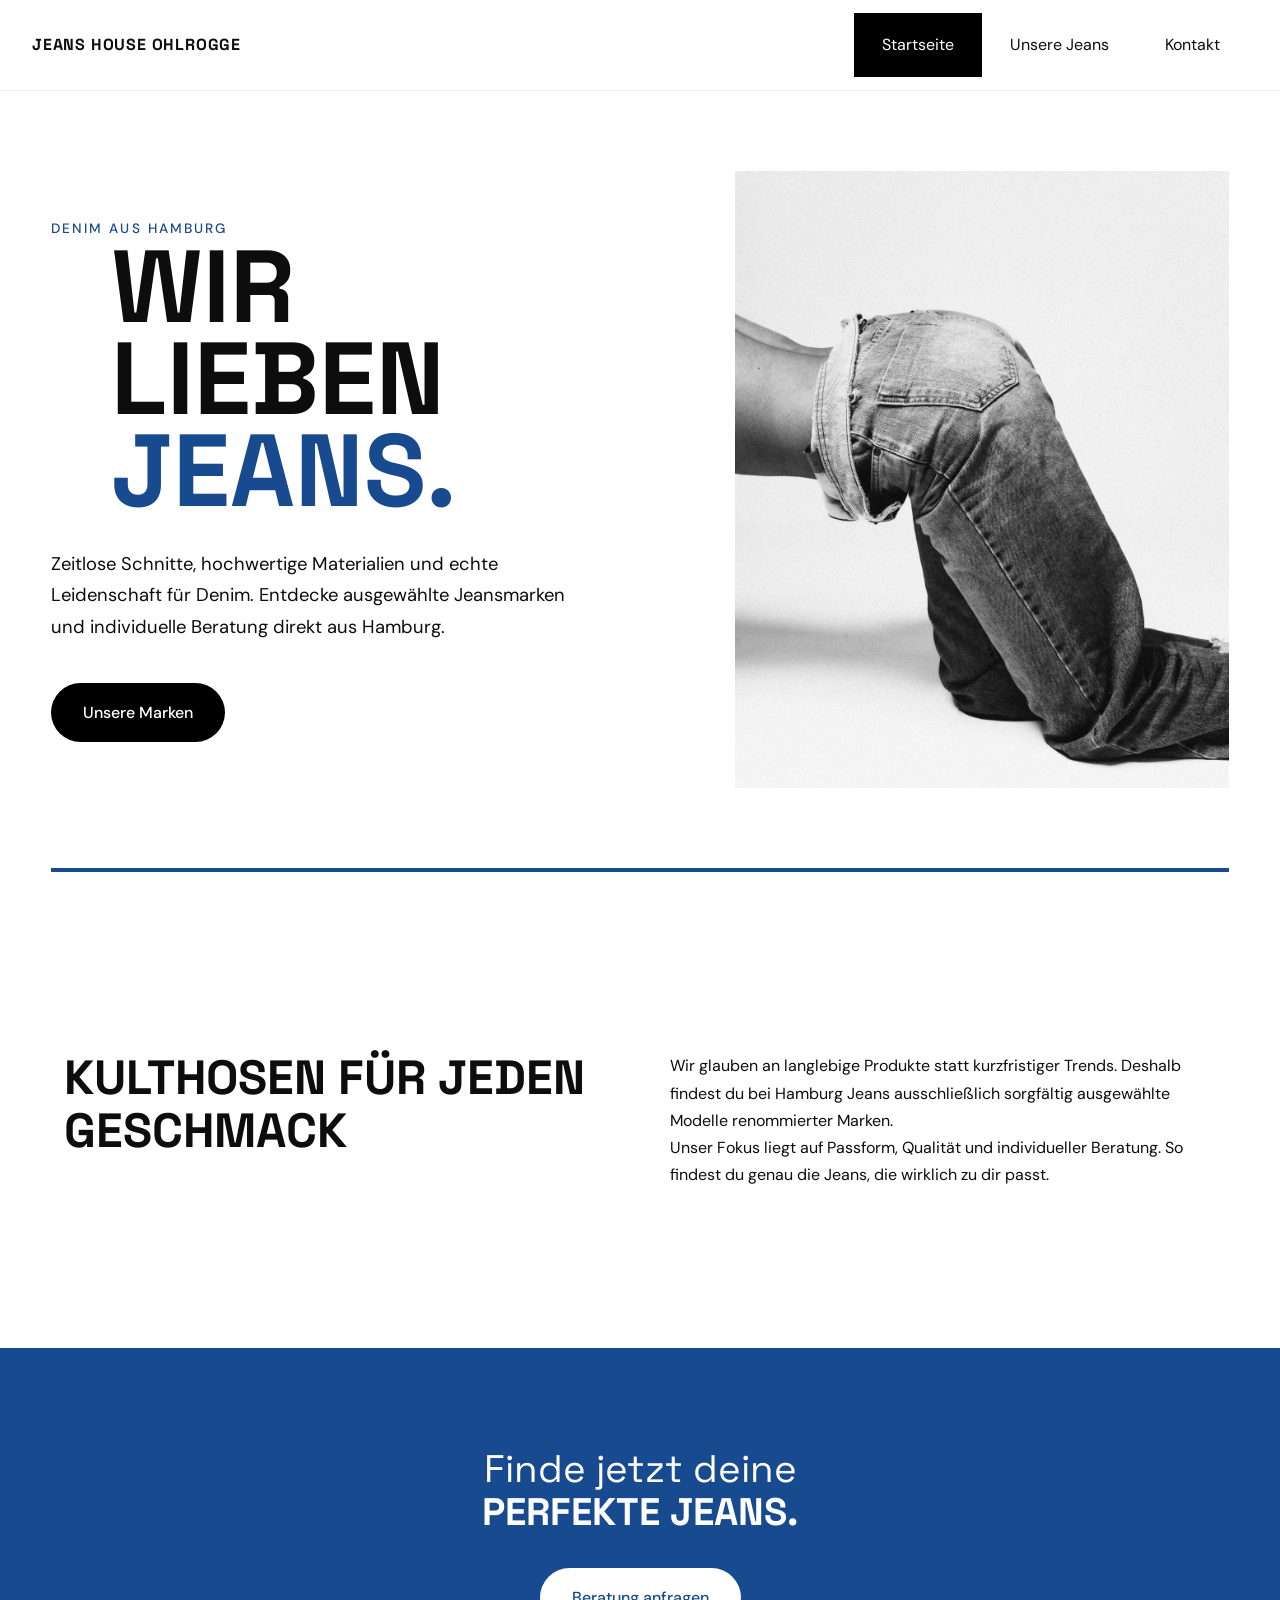
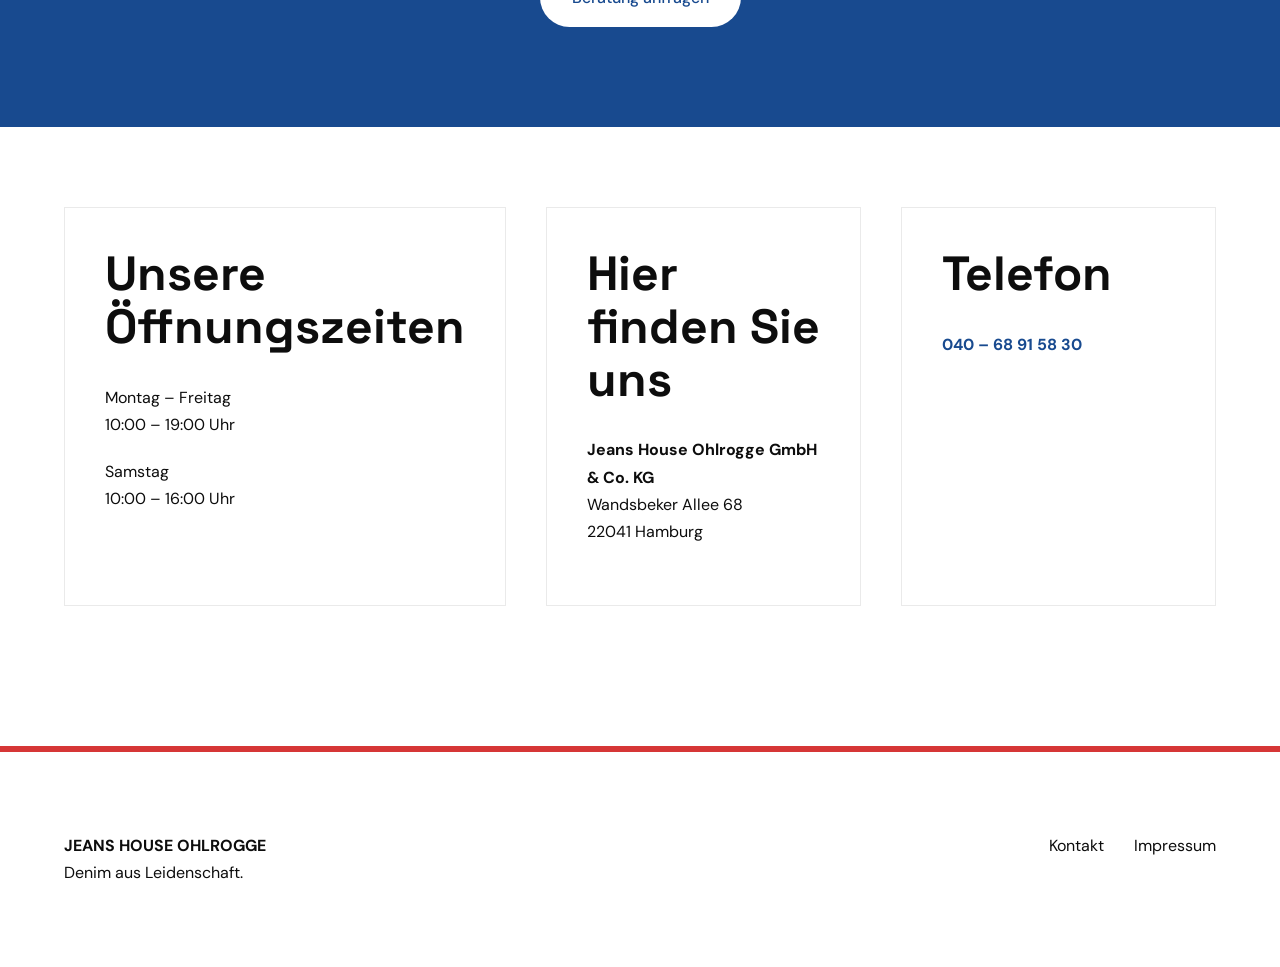
<file: index.html>
<!DOCTYPE html>
<html lang="de">

<head>
    <meta charset="UTF-8">
    <meta name="viewport" content="width=device-width, initial-scale=1.0">

    <title>JEANS HOUSE Ohlrogge</title>

    <link rel="preconnect" href="https://fonts.googleapis.com">
    <link rel="preconnect" href="https://fonts.gstatic.com" crossorigin>

    <link href="https://fonts.googleapis.com/css2?family=DM+Sans:wght@300;400;500&family=Space+Grotesk:wght@400;700&display=swap" rel="stylesheet">

    <link rel="stylesheet" href="style.css">
</head>

<body>

    <!-- Navigation -->

<header class="header">

    <nav class="navbar">

        <div class="logo">
            JEANS HOUSE OHLROGGE
        </div>

        <ul class="nav-links">

            <li>
                <a href="index.html" class="active">
                    Startseite
                </a>
            </li>

            <li>
                <a href="jeans.html">
                    Unsere Jeans
                </a>
            </li>

            <li>
                <a href="kontakt.html">
                    Kontakt
                </a>
            </li>

        </ul>

    </nav>

</header>

<!-- Hero -->

<section class="hero">

    <div class="hero-content">

        <p class="eyebrow">
            Denim aus Hamburg
        </p>

        <h1>
            WIR LIEBEN <span class="blue-dot">JEANS.</span>
        </h1>

        <p class="hero-text">
            Zeitlose Schnitte, hochwertige Materialien und echte Leidenschaft
            für Denim. Entdecke ausgewählte Jeansmarken und individuelle
            Beratung direkt aus Hamburg.
        </p>

        <a href="jeans.html" class="btn">
            Unsere Marken
        </a>

    </div>

    <div class="hero-image">
        <img src="images/hero-jeans.jpg" alt="Hamburg Jeans">
    </div>

</section>

    <!-- Intro -->

    <section class="intro container">

        <div class="intro-grid">

            <div>
                <h2>
                    KULTHOSEN FÜR JEDEN GESCHMACK

                </h2>
            </div>

            <div>
                <p>
                    Wir glauben an langlebige Produkte statt kurzfristiger Trends.
                    Deshalb findest du bei Hamburg Jeans ausschließlich sorgfältig
                    ausgewählte Modelle renommierter Marken.
                </p>

                <p>
                    Unser Fokus liegt auf Passform, Qualität und individueller
                    Beratung. So findest du genau die Jeans, die wirklich zu dir passt.
                </p>
            </div>

        </div>

    </section>

    <!-- CTA -->

    <section class="cta">

        <div class="container">

            <h4>
            Finde jetzt deine<br>
            <b>PERFEKTE JEANS.</b><br>
            
            </h4>

            <a href="kontakt.html" class="btn">
                Beratung anfragen
            </a>

        </div>

    </section>

   <!-- Kontaktinformationen -->

    <section class="contact-info">

        <div class="container">

            <div class="contact-grid">

                <div class="contact-card">

                    <h2>
                        Unsere Öffnungszeiten
                    </h2>

                    <p>
                        Montag – Freitag<br>
                        10:00 – 19:00 Uhr
                    </p>

                    <p>
                        Samstag<br>
                        10:00 – 16:00 Uhr
                    </p>

                </div>

                <div class="contact-card">

                    <h2>
                        Hier finden Sie uns
                    </h2>

                    <p>
                        <strong>Jeans House Ohlrogge GmbH & Co. KG</strong><br>
                        Wandsbeker Allee 68<br>
                        22041 Hamburg
                    </p>

                </div>

                <div class="contact-card">

                    <h2>
                        Telefon
                    </h2>

                    <p>
                        <a href="tel:+494068915830">
                            040 – 68 91 58 30
                        </a>
                    </p>

                </div>

            </div>

        </div>

    </section>

    <!-- Footer -->

<div class="footer-divider"></div>

<footer class="footer">

    <div class="container footer-wrapper">

        <div>

            <strong>JEANS HOUSE OHLROGGE</strong>

            <p>
                Denim aus Leidenschaft.
            </p>

        </div>

        <div class="footer-links">

            <a href="kontakt.html">Kontakt</a>
            <a href="impressum.html">Impressum</a>

        </div>

    </div>

</footer>

</body>

</html>
</file>
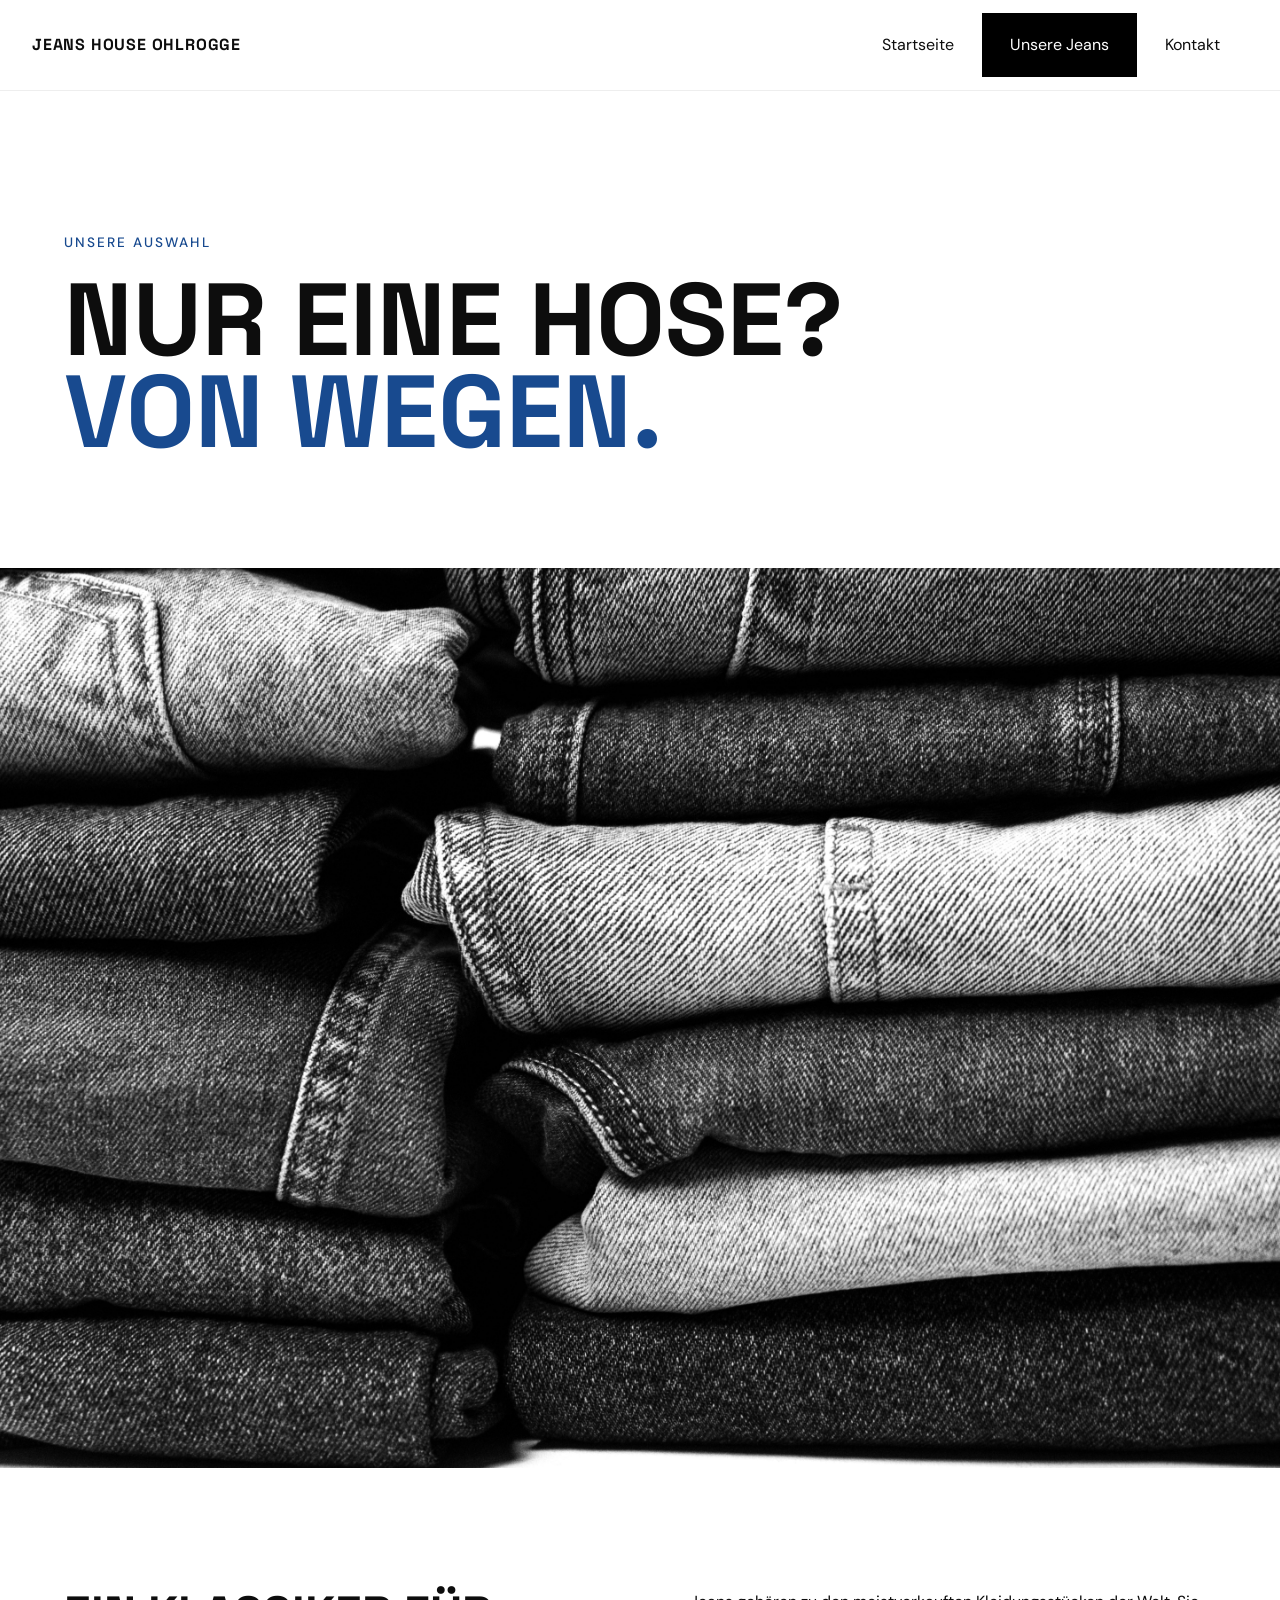
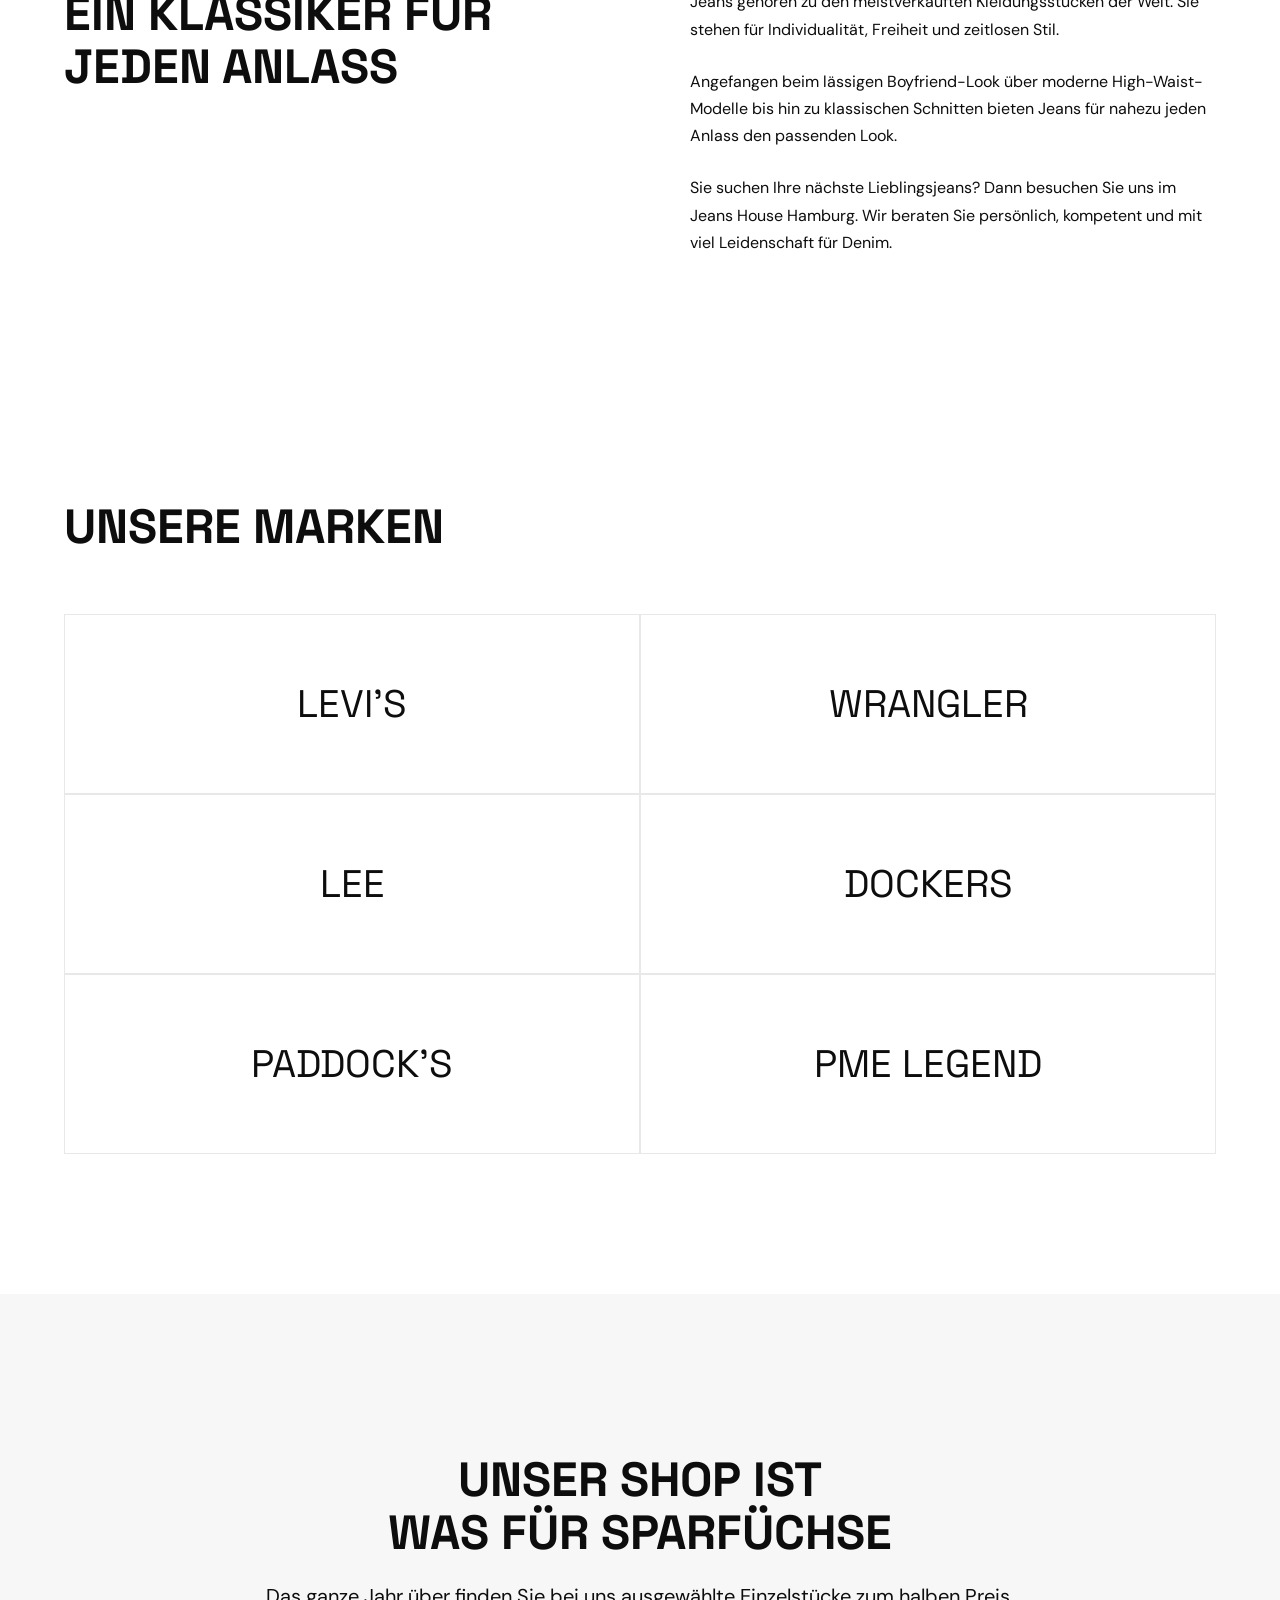
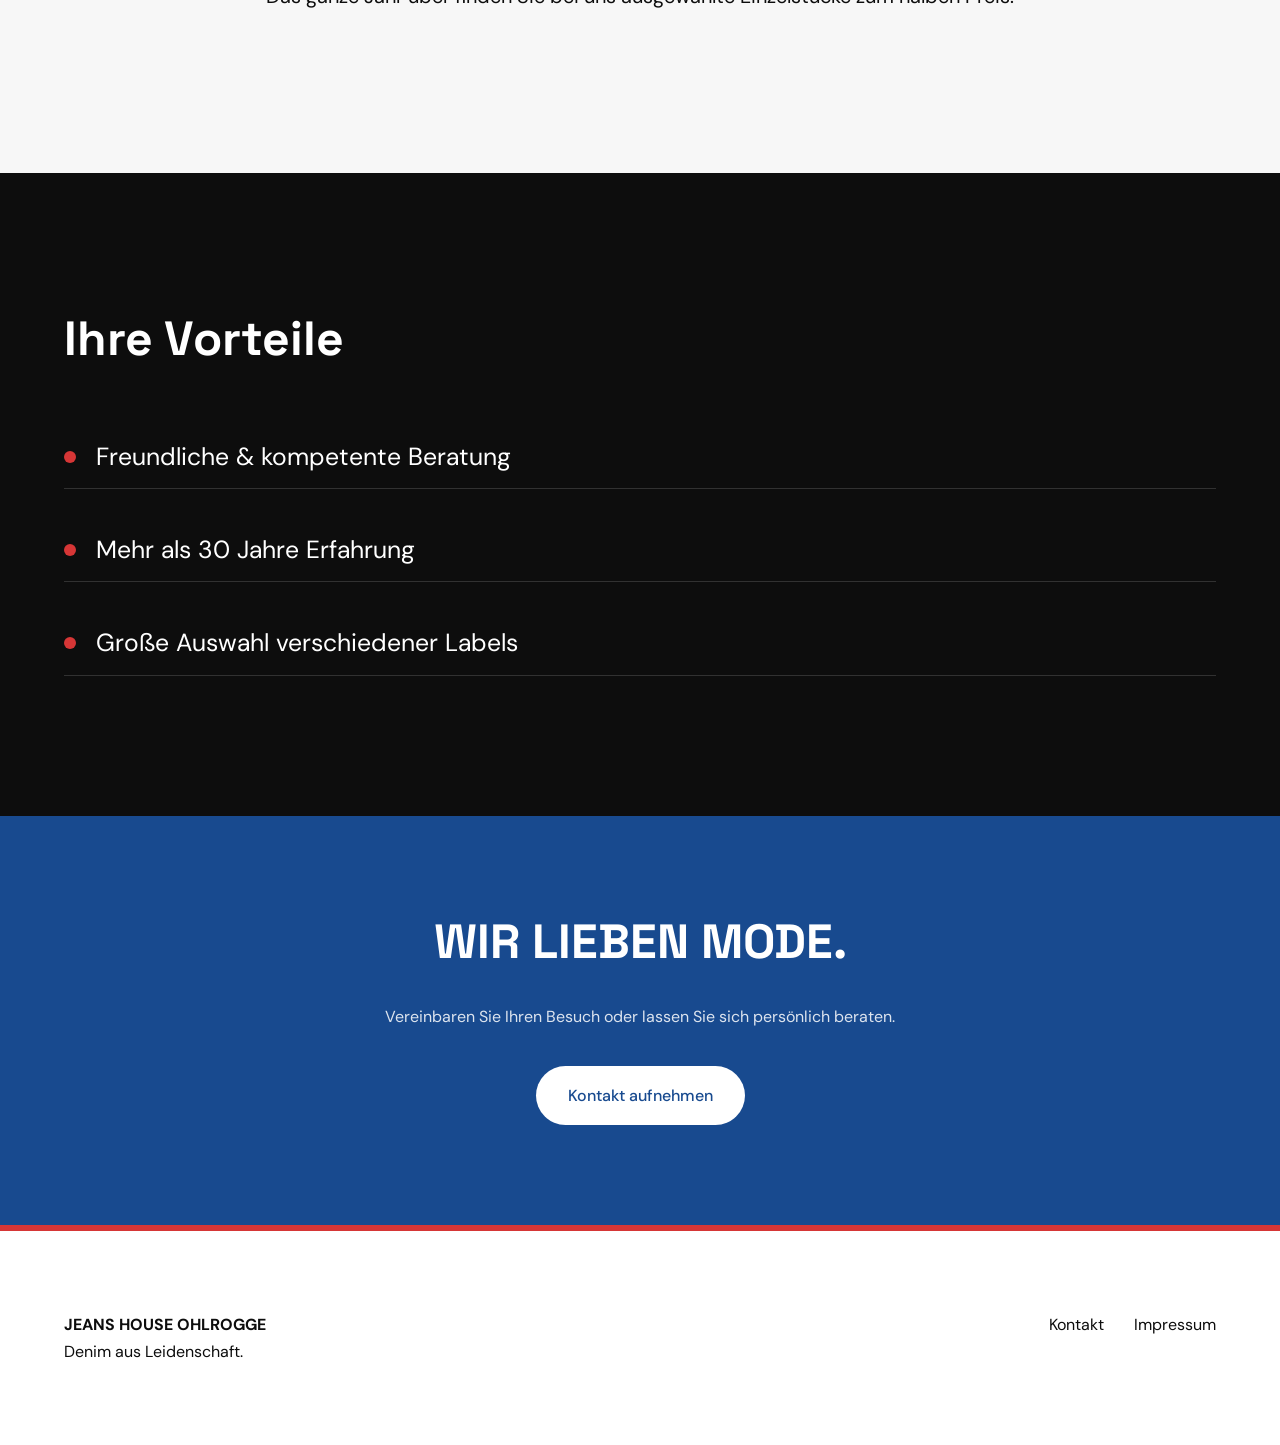
<file: jeans.html>
<!DOCTYPE html>
<html lang="de">

<head>

    <meta charset="UTF-8">
    <meta name="viewport" content="width=device-width, initial-scale=1.0">

    <title>Unsere Jeans | JEANS HOUSE Ohlrogge</title>

    <link rel="preconnect" href="https://fonts.googleapis.com">
    <link rel="preconnect" href="https://fonts.gstatic.com" crossorigin>

    <link href="https://fonts.googleapis.com/css2?family=DM+Sans:wght@300;400;500&family=Space+Grotesk:wght@400;700&display=swap" rel="stylesheet">

    <link rel="stylesheet" href="style.css">

</head>

<body>

    <!-- Navigation -->

    <header class="header">

        <nav class="navbar">

            <div class="logo">
                JEANS HOUSE OHLROGGE
            </div>

            <ul class="nav-links">

                <li>
                    <a href="index.html">
                        Startseite
                    </a>
                </li>

                <li>
                    <a href="jeans.html" class="active">
                        Unsere Jeans
                    </a>
                </li>

                <li>
                    <a href="kontakt.html">
                        Kontakt
                    </a>
                </li>

            </ul>

        </nav>

    </header>

    <!-- Hero -->

    <section class="jeans-hero">

        <div class="container">

            <p class="eyebrow">
                Unsere Auswahl
            </p>

            <h1>
                NUR EINE HOSE?<br>
                <span class="blue-dot">VON WEGEN.</span>
            </h1>

        </div>

    </section>

    <section class="feature-image-full">

    <img src="images/jeans-hero.jpg" alt="Jeans House Hamburg">

</section>

    <!-- Intro -->

    <section class="jeans-content">

        <div class="container">

            <div class="content-grid">

                <div>

                    <h2>
                        EIN KLASSIKER FÜR JEDEN ANLASS
                    </h2>

                </div>

                <div>

                    <p>
                        Jeans gehören zu den meistverkauften Kleidungsstücken der Welt.
                        Sie stehen für Individualität, Freiheit und zeitlosen Stil.
                    </p>

                    <p>
                        Angefangen beim lässigen Boyfriend-Look über moderne High-Waist-Modelle
                        bis hin zu klassischen Schnitten bieten Jeans für nahezu jeden Anlass
                        den passenden Look.
                    </p>

                    <p>
                        Sie suchen Ihre nächste Lieblingsjeans?
                        Dann besuchen Sie uns im Jeans House Hamburg.
                        Wir beraten Sie persönlich, kompetent und mit viel Leidenschaft
                        für Denim.
                    </p>

                </div>

            </div>

        </div>

    </section>


    <!-- Marken -->

    <section class="brands-section">

        <div class="container">

            <h2>UNSERE MARKEN</h2>

            <div class="brand-grid">

                <div class="brand-item">LEVI'S</div>

                <div class="brand-item">WRANGLER</div>

                <div class="brand-item">LEE</div>

                <div class="brand-item">DOCKERS</div>

                <div class="brand-item">PADDOCK'S</div>

                <div class="brand-item">PME LEGEND</div>

            </div>

        </div>

    </section>


    <!-- Sale -->

    <section class="sale-banner">

        <div class="container">

            <h2>
                UNSER SHOP IST<br>
                WAS FÜR SPARFÜCHSE
            </h2>

            <p>
                Das ganze Jahr über finden Sie bei uns ausgewählte Einzelstücke
                zum halben Preis.
            </p>

        </div>

    </section>

    <!-- Vorteile -->

    <section class="advantages">

        <div class="container">

            <h2>
                Ihre Vorteile
            </h2>

            <div class="advantage-list">

                <div>
                     <span class="adv-dot"></span>
                    Freundliche & kompetente Beratung
                </div>

                <div>
                    <span class="adv-dot"></span>
                     Mehr als 30 Jahre Erfahrung
                </div>

                <div>
                    <span class="adv-dot"></span>
                    Große Auswahl verschiedener Labels
                </div>

            </div>

        </div>

    </section>

    <!-- CTA -->

    <section class="cta">

        <div class="container">

            <h2>
                WIR LIEBEN MODE.
            </h2>

            <p>
                Vereinbaren Sie Ihren Besuch oder lassen Sie sich persönlich beraten.
            </p>

            <a href="kontakt.html" class="btn">
                Kontakt aufnehmen
            </a>

        </div>

    </section>

    <!-- Schwarzer Trennbalken -->

    <div class="footer-divider"></div>

    <!-- Footer -->

    <footer class="footer">

        <div class="container footer-wrapper">

            <div>

                <strong>JEANS HOUSE OHLROGGE</strong>

                <p>
                    Denim aus Leidenschaft.
                </p>

            </div>

            <div class="footer-links">

                <a href="kontakt.html">
                    Kontakt
                </a>

                <a href="impressum.html">
                    Impressum
                </a>

            </div>

        </div>

    </footer>

</body>

</html>
</file>
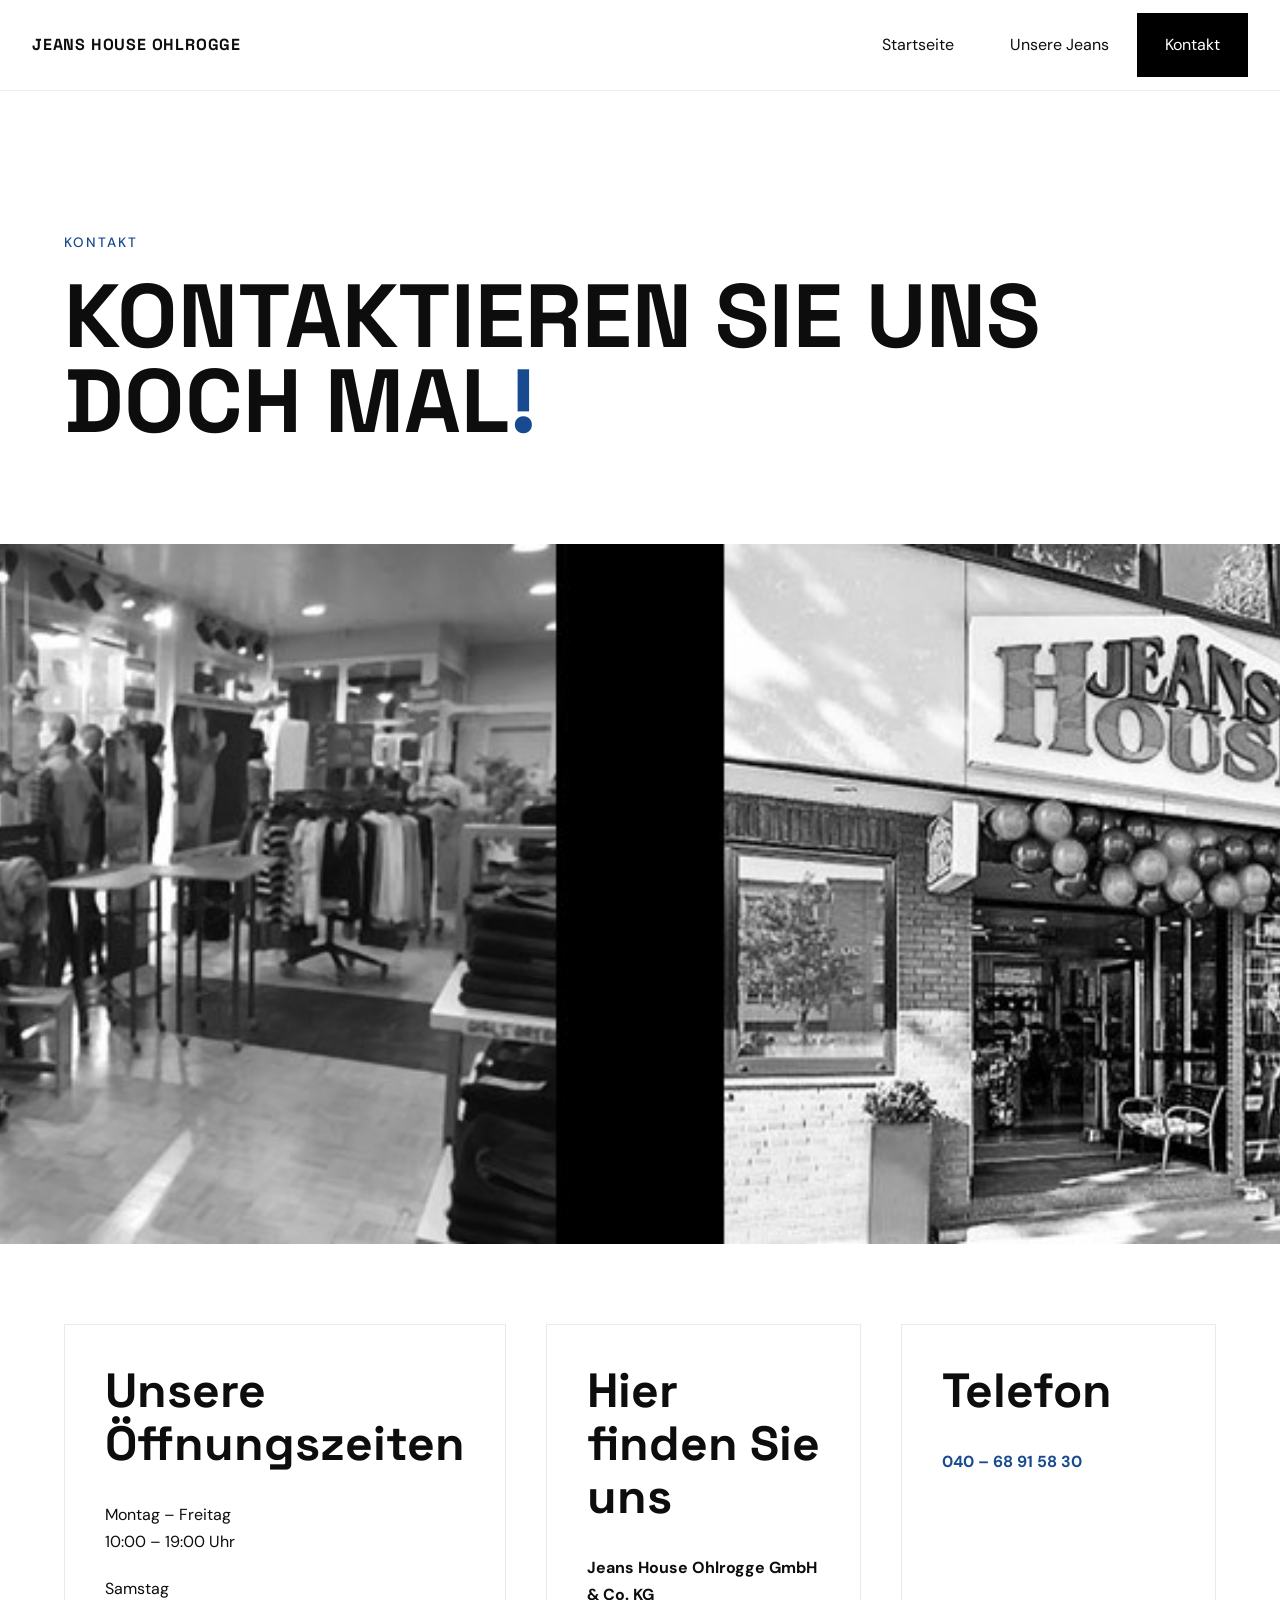
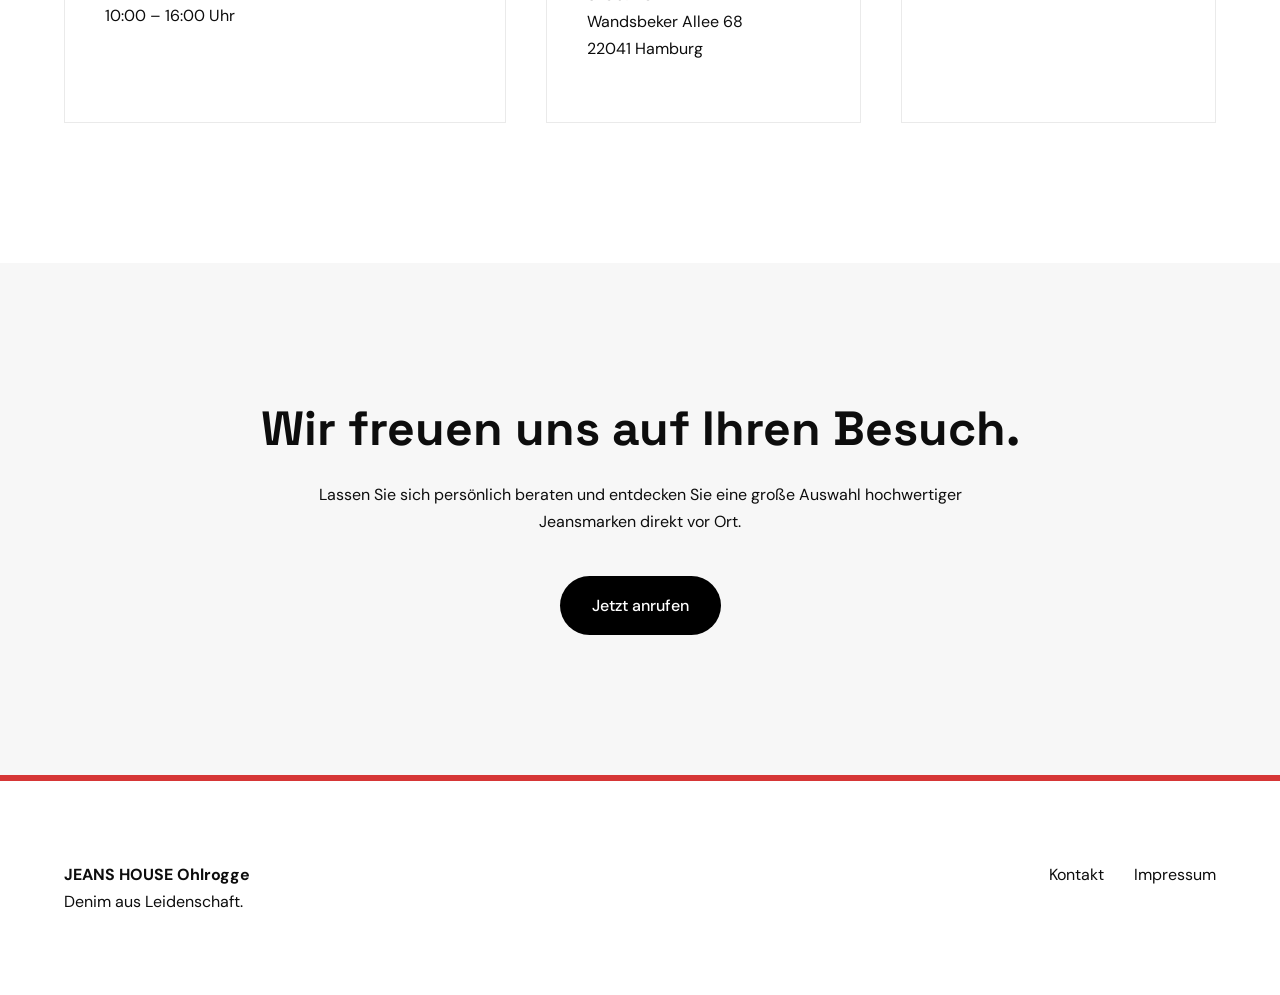
<file: kontakt.html>
<!DOCTYPE html>
<html lang="de">

<head>

    <meta charset="UTF-8">
    <meta name="viewport" content="width=device-width, initial-scale=1.0">

    <title>Kontakt | JEANS HOUSE Ohlrogge</title>

    <link rel="preconnect" href="https://fonts.googleapis.com">
    <link rel="preconnect" href="https://fonts.gstatic.com" crossorigin>

    <link href="https://fonts.googleapis.com/css2?family=DM+Sans:wght@300;400;500&family=Space+Grotesk:wght@400;700&display=swap" rel="stylesheet">

    <link rel="stylesheet" href="style.css">

</head>

<body>

    <!-- Navigation -->

    <header class="header">

        <nav class="navbar">

            <div class="logo">
                JEANS HOUSE OHLROGGE
            </div>

            <ul class="nav-links">

                <li>
                    <a href="index.html">
                        Startseite
                    </a>
                </li>

                <li>
                    <a href="jeans.html">
                        Unsere Jeans
                    </a>
                </li>

                <li>
                    <a href="kontakt.html" class="active">
                        Kontakt
                    </a>
                </li>

            </ul>

        </nav>

    </header>

    <!-- Hero -->

    <section class="contact-hero">

        <div class="container">

            <p class="eyebrow">
                Kontakt
            </p>

            <h1>
                KONTAKTIEREN SIE UNS DOCH MAL<span class="blue-dot">!</span>
            </h1>

        </div>

    </section>


<section class="contact-image">

    <img src="images/store-front2.jpg" alt="Hamburg Jeans Store">

</section>

    <!-- Kontaktinformationen -->

    <section class="contact-info">

        <div class="container">

            <div class="contact-grid">

                <div class="contact-card">

                    <h2>
                        Unsere Öffnungszeiten
                    </h2>

                    <p>
                        Montag – Freitag<br>
                        10:00 – 19:00 Uhr
                    </p>

                    <p>
                        Samstag<br>
                        10:00 – 16:00 Uhr
                    </p>

                </div>

                <div class="contact-card">

                    <h2>
                        Hier finden Sie uns
                    </h2>

                    <p>
                        <strong>Jeans House Ohlrogge GmbH & Co. KG</strong><br>
                        Wandsbeker Allee 68<br>
                        22041 Hamburg
                    </p>

                </div>

                <div class="contact-card">

                    <h2>
                        Telefon
                    </h2>

                    <p>
                        <a href="tel:+494068915830">
                            040 – 68 91 58 30
                        </a>
                    </p>

                </div>

            </div>

        </div>

    </section>

    <!-- CTA -->

    <section class="contact-cta">

        <div class="container">

            <h2>
                Wir freuen uns auf Ihren Besuch.
            </h2>

            <p>
                Lassen Sie sich persönlich beraten und entdecken Sie eine große Auswahl hochwertiger Jeansmarken direkt vor Ort.
            </p>

            <a href="tel:+494068915830" class="btn">
                Jetzt anrufen
            </a>

        </div>

    </section>

    <!-- Schwarzer Trennbalken -->

    <div class="footer-divider"></div>

    <!-- Footer -->

    <footer class="footer">

        <div class="container footer-wrapper">

            <div>

                <strong>JEANS HOUSE Ohlrogge</strong>

                <p>
                    Denim aus Leidenschaft.
                </p>

            </div>

            <div class="footer-links">

                <a href="kontakt.html">
                    Kontakt
                </a>

                <a href="impressum.html">
                    Impressum
                </a>

            </div>

        </div>

    </footer>

</body>

</html>
</file>
<file: style.css>
:root {

    --bg: #FFFFFF;
    --text: #0D0D0D;

    --accent: #d63636;
    --blue: #184A8F;

    --container: 1400px;

}

/* =================================
   RESET
================================= */

* {
    margin: 0;
    padding: 0;
    box-sizing: border-box;
}

img {
    display: block;
    width: 100%;
}

a {
    text-decoration: none;
    color: inherit;
}

ul {
    list-style: none;
}

body {

    background: var(--bg);
    color: var(--text);

    font-family: "DM Sans", sans-serif;
    font-size: 16px;
    line-height: 1.7;

    -webkit-font-smoothing: antialiased;

}

/* =================================
   TYPO
================================= */

h1 {
    font-family: "Space Grotesk", sans-serif;
    font-weight: 700;
    font-size: clamp(3.5rem, 8vw, 7rem);
    line-height: 0.95;
}

h2 {

    font-family: "Space Grotesk", sans-serif;
    font-weight: 700;

    font-size: clamp(2rem, 4vw, 3rem);

    line-height: 1.1;

}

h3 {

    font-family: "Space Grotesk", sans-serif;
    font-weight: 400;

    font-size: 1.2rem;

}

h4 {

    font-family: "Space Grotesk", sans-serif;
    font-weight: 400;
    font-size: clamp(1.5rem, 3vw, 2.5rem);
    line-height: 1.1;

}

/* =================================
   LAYOUT
================================= */

.container {

    width: min(90%, var(--container));
    margin: 0 auto;

}

/* =================================
   NAVIGATION
================================= */

.header {

    position: sticky;
    top: 0;

    z-index: 999;

    background: rgba(255,255,255,0.95);

    backdrop-filter: blur(12px);

    border-bottom: 1px solid #eeeeee;

}

.navbar {

    width: min(95%, 1400px);

    margin: 0 auto;

    height: 90px;

    display: flex;
    justify-content: space-between;
    align-items: center;

}

.logo {

    font-family: "Space Grotesk", sans-serif;

    font-weight: 700;

    letter-spacing: 0.05em;

    font-size: 1rem;

}

.nav-links {

    display: flex;

    align-items: center;

    gap: 0;

}

.nav-links li {

    list-style: none;

}

.nav-links a {

    display: block;

    padding: 18px 28px;

    color: #0D0D0D;

    font-family: "DM Sans", sans-serif;

    transition: all 0.25s ease;

}

/* Hover-Effekt */

.nav-links a:hover {

    background: var(--accent);

    color: #000000;

}

/* Aktive Seite */

.nav-links a.active {

    background: #000000;

    color: #FFFFFF;

}

/* =================================
   HERO
================================= */

.hero {

    width: min(92%, 1400px);

    margin: 80px auto 140px auto;

    display: grid;
    grid-template-columns: 1.1fr 0.9fr;

    align-items: center;
    gap: 80px;

    min-height: auto;

}

.hero-content {

    max-width: 700px;

}

.eyebrow {

    text-transform: uppercase;

    color: var(--blue);

    letter-spacing: .15em;

    font-size: .85rem;

    font-weight: 500;

}

.hero h1 {

    font-family: "Space Grotesk", sans-serif;
    
    font-weight: 700;

    font-size: clamp(4.5rem, 8vw, 8rem);

    line-height: 0.9;

    margin-bottom: 32px;

    margin-left: 60px; 

}

.hero-text {

    max-width: 520px;

    font-size: 1.15rem;

    margin-bottom: 40px;

}

.hero-image {

    position: relative;

}

.hero-image img {

    width: 100%;

    max-width: 700px;

    height: auto;

    object-fit: cover;

    margin-left: auto;

}

.hero {

    border-bottom: 4px solid var(--blue);

    padding-bottom: 80px;

}

/* =================================
   BUTTON
================================= */

.btn {

    display: inline-flex;

    align-items: center;
    justify-content: center;

    padding: 16px 32px;

    border-radius: 999px;

    background: #000;
    color: #fff;

    transition: .3s ease;

    font-weight: 500;

}

.btn:hover {

    background: var(--accent);
    color: #0D0D0D;

}

/* =================================
   INTRO
================================= */

.intro {

    padding-top: 40px;

    padding-bottom: 160px;

}

.intro-grid {

    display: grid;

    grid-template-columns: repeat(2,1fr);

    gap: 60px;

}

.info {

    padding-top: 120px;

    padding-bottom: 120px;

}

.info-grid {

    width: min(90%, 1400px);

    margin: 0 auto;

    display: flex;

    justify-content: center;

    gap: 180px;

}

/* =================================
   FEATURED
================================= */

.featured {

    padding: 120px 0;

}

.cards {

    margin-top: 60px;

    display: grid;
    grid-template-columns: repeat(3, 1fr);

    gap: 30px;

}

.card img {

    aspect-ratio: 3 / 4;
    object-fit: cover;

}

.card h3 {

    margin-top: 20px;
    margin-bottom: 10px;

}

/* =================================
   CTA
================================= */

.cta {

    background: var(--blue);

    color: white;

    padding: 100px 0;

    text-align: center;

}

.cta h2 {

    color: #fff;

    margin-bottom: 35px;

}

.cta p {

    color: rgba(255,255,255,.85);

}

.cta .btn {

    background: #fff;

    margin-top: 35px;

    color: var(--blue);

}

.cta .btn:hover {

    background: var(--accent);

    color: #fff;

}

.cta-highlight {

    color: #ffffff;

    position: relative;

}

.cta-highlight::after {

    content: "";

    position: absolute;

    left: 0;
    bottom: 5px;

    width: 100%;
    height: 8px;

    background: var(--accent);

    z-index: -1;

}

/* =================================
   FOOTER
================================= */

.footer-divider {

    height: 6px;

    background: var(--accent);

}

.footer {

    padding: 80px 0;

}

.footer-wrapper {

    display: flex;

    justify-content: space-between;
    align-items: flex-start;

}

.footer-links {

    display: flex;
    gap: 30px;

}

.footer-links a:hover {

    color: var(--accent);

}

/* =================================
   RESPONSIVE
================================= */

@media (max-width: 900px) {

    .intro-grid {

        grid-template-columns: 1fr;

        gap: 40px;
    }

    .cards {

        grid-template-columns: 1fr;
    }

    .navbar {

        flex-direction: column;
        gap: 20px;

        height: auto;
        padding: 20px 0;
    }

}

/* ==========================
   JEANS HERO
========================== */

.jeans-hero {

    padding: 140px 0 100px;

}

.jeans-hero h1 {

    margin-top: 20px;

    font-size: clamp(4rem, 8vw, 8rem);

    line-height: .9;

}

/* ==========================
   CONTENT
========================== */

.jeans-content {

    padding: 40px 0 80px;

}

.content-grid {

    display: grid;

    grid-template-columns: 1fr 1fr;

    gap: 100px;

    align-items: start;

}

.content-grid p {

    margin-bottom: 25px;

    max-width: 600px;

}

/* ==========================
   BRANDS
========================== */

.brands-section {

    padding: 140px 0;

}

.brand-grid {

    display: grid;

    grid-template-columns: repeat(2, 1fr);

    gap: 0;

    margin-top: 60px;

}

.brand-item {

    border: 1px solid #e8e8e8;

    min-height: 180px;

    display: flex;

    justify-content: center;
    align-items: center;

    font-family: "Space Grotesk", sans-serif;

    font-size: clamp(1.8rem, 3vw, 3rem);

    transition: .3s ease;

}

.brand-item:hover {

    background: var(--accent);

    color: #fff;

}

/* ==========================
   JEANS FOTO
========================== */


.feature-image-full {

    width: 100vw;

    margin-left: calc(50% - 50vw);

    margin-top: 10px;

    margin-bottom: 80px;

}

.feature-image-full img {

    width: 100%;

    height: 900px;

    object-fit: cover;

    display: block;

}

/* ==========================
   SALE SECTION
========================== */

.sale-banner {

    padding: 160px 0;

    text-align: center;

    background: #f7f7f7;

}

.sale-banner h2 {

    margin-bottom: 20px;

}

.sale-banner p {

    max-width: 800px;

    margin: auto;

    font-size: 1.25rem;

}

/* ==========================
   ADVANTAGES
========================== */

.advantages {

    background: #0D0D0D;

    color: #FFFFFF;

    padding: 140px 0;

}

.advantages h2 {

    margin-bottom: 60px;

}

.advantage-list {

    display: grid;

    gap: 30px;

}

.advantage-list div {

    font-family: "DM Sans", sans-serif;

    font-size: 1.55rem;

    font-weight: 400;

    display: flex;

    align-items: center;

    gap: 20px;

    padding: 10px 0;

    border-bottom: 1px solid rgba(255,255,255,0.15);

}

.adv-dot {

    width: 12px;

    height: 12px;

    border-radius: 50%;

    background: var(--accent);

    display: inline-block;

    flex-shrink: 0;

}
/* ==========================
   RESPONSIVE
========================== */

@media (max-width: 900px) {

    .content-grid {

        grid-template-columns: 1fr;

        gap: 50px;

    }

    .brand-grid {

        grid-template-columns: 1fr;

    }

}

/* =================================
   KONTAKT HERO
================================= */
.contact-image img {

    width: 100%;
    height: 700px;

    object-fit: cover;

}

.contact-hero {

    padding: 140px 0 100px;

}

.contact-hero h1 {

    margin-top: 20px;

    max-width: 1000px;

    font-size: clamp(3.5rem, 7vw, 7rem);

    line-height: .95;

}

/* =================================
   KONTAKT INFO
================================= */

.contact-info {

    padding: 80px 0 140px;

}

.contact-grid {

    display: grid;

    grid-template-columns: repeat(3, 1fr);

    gap: 40px;

}

.contact-card {

    border: 1px solid #eaeaea;

    padding: 40px;

    min-height: 260px;

}

.contact-card h2 {

    margin-bottom: 30px;

}

.contact-card p {

    margin-bottom: 20px;

}

.contact-card a {

    color: var(--blue);

    font-weight: 700;

}

.contact-card a:hover {

    color: var(--accent);

}

/* =================================
   KONTAKT CTA
================================= */

.contact-cta {

    text-align: center;

    padding: 140px 0;

    background: #f7f7f7;

}

.contact-cta h2 {

    margin-bottom: 25px;

}

.contact-cta p {

    max-width: 700px;

    margin: 0 auto 40px;

}

/* =================================
   RESPONSIVE
================================= */

@media (max-width: 900px) {

    .contact-grid {

        grid-template-columns: 1fr;

    }

}


.blue-dot {

    color: var(--blue);

}
</file>
